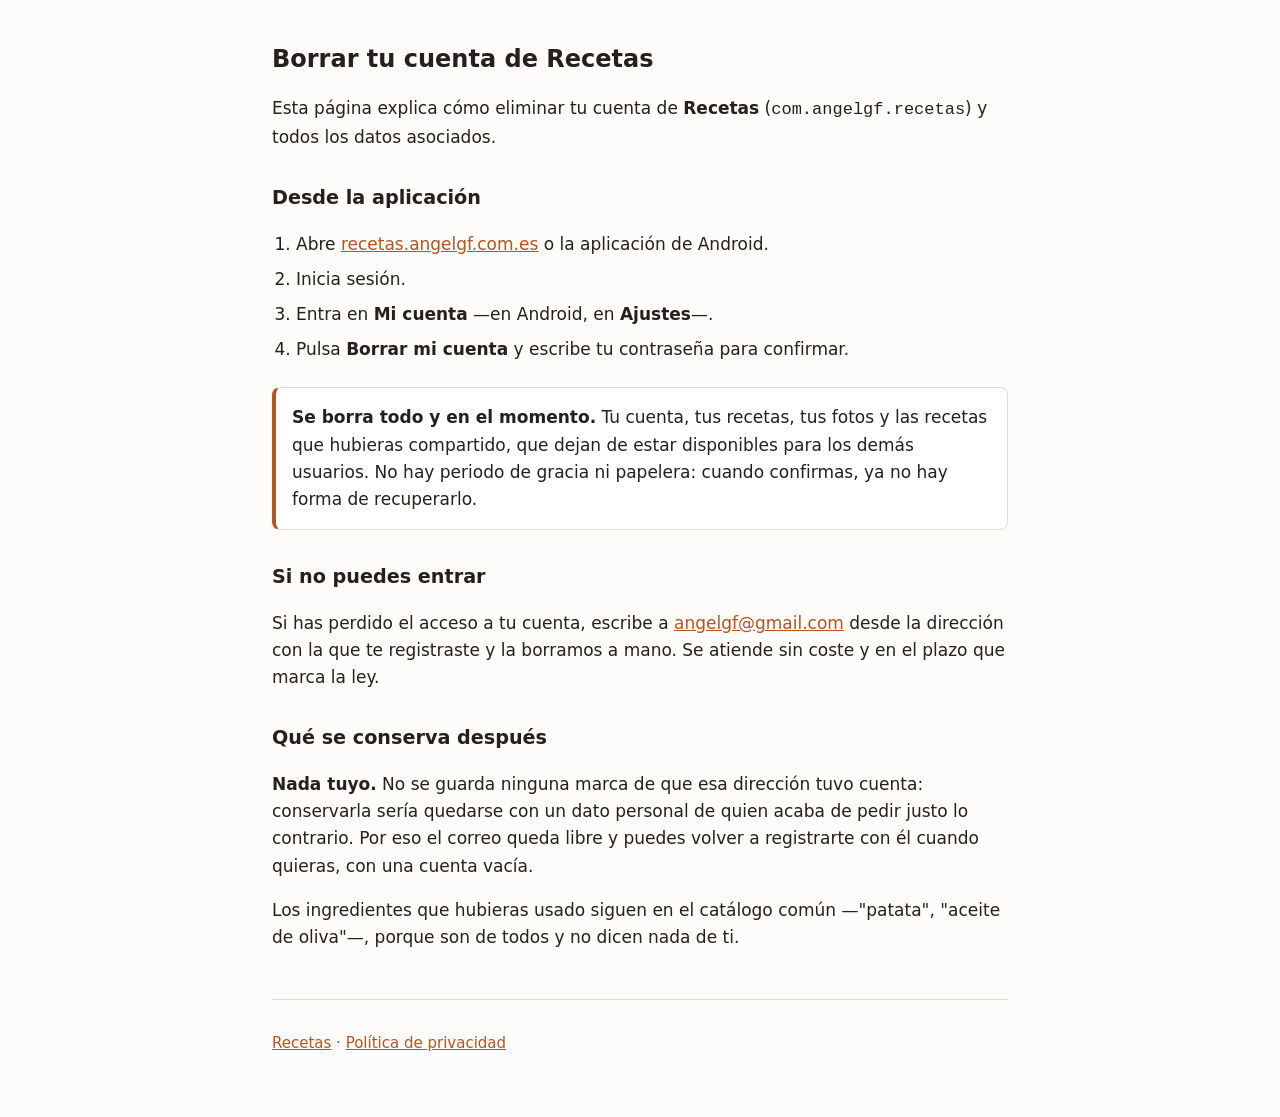
<file: src/Recetas.Web/wwwroot/borrar-cuenta.html>
<!DOCTYPE html>
<html lang="es">

<head>
    <meta charset="utf-8" />
    <meta name="viewport" content="width=device-width, initial-scale=1.0" />
    <title>Borrar tu cuenta · Recetas</title>
    <link rel="icon" type="image/svg+xml" href="favicon.svg" />
    <link rel="stylesheet" href="css/tokens.css" />

    <!--
        Página estática, fuera de la aplicación Blazor.

        Google Play exige una URL donde se pueda pedir el borrado de la cuenta
        SIN instalar la aplicación y SIN iniciar sesión. Si esto viviera dentro
        de la aplicación WebAssembly, un revisor con JavaScript restringido se
        encontraría una página en blanco. Mismo motivo que en privacidad.html.

        Los `email_off` alrededor de la dirección tampoco son decorativos:
        Cloudflare ofusca los correos del HTML y sustituye la dirección por un
        script, con lo que un revisor sin JavaScript se quedaría sin ver a quién
        escribir. Ese marcador excluye el fragmento.
    -->
    <style>
        body {
            max-width: 46rem;
            margin: 0 auto;
            padding: var(--espacio-5) var(--espacio-4) var(--espacio-7);
            font-family: var(--fuente);
            font-size: var(--texto-base);
            line-height: var(--interlineado);
            color: var(--color-texto);
            background-color: var(--color-fondo);
        }

        h1 { font-size: var(--texto-titulo); margin-bottom: var(--espacio-2); }
        h2 { margin-top: var(--espacio-6); font-size: 1.2rem; }

        a { color: var(--color-acento); }

        ol { padding-left: var(--espacio-5); }
        li { margin-bottom: var(--espacio-2); }

        .destacado {
            padding: var(--espacio-4);
            margin: var(--espacio-5) 0;
            background-color: var(--color-superficie);
            border: 1px solid var(--color-borde);
            border-left: 4px solid var(--color-acento);
            border-radius: var(--radio);
        }

        footer {
            margin-top: var(--espacio-7);
            padding-top: var(--espacio-4);
            font-size: var(--texto-pequeno);
            color: var(--color-texto-tenue);
            border-top: 1px solid var(--color-borde);
        }
    </style>
</head>

<body>
    <h1>Borrar tu cuenta de Recetas</h1>

    <p>
        Esta página explica cómo eliminar tu cuenta de <strong>Recetas</strong>
        (<code>com.angelgf.recetas</code>) y todos los datos asociados.
    </p>

    <h2>Desde la aplicación</h2>

    <ol>
        <li>Abre <a href="https://recetas.angelgf.com.es">recetas.angelgf.com.es</a> o la aplicación de Android.</li>
        <li>Inicia sesión.</li>
        <li>Entra en <strong>Mi cuenta</strong> —en Android, en <strong>Ajustes</strong>—.</li>
        <li>Pulsa <strong>Borrar mi cuenta</strong> y escribe tu contraseña para confirmar.</li>
    </ol>

    <div class="destacado">
        <strong>Se borra todo y en el momento.</strong> Tu cuenta, tus recetas, tus fotos
        y las recetas que hubieras compartido, que dejan de estar disponibles para los
        demás usuarios. No hay periodo de gracia ni papelera: cuando confirmas, ya no
        hay forma de recuperarlo.
    </div>

    <h2>Si no puedes entrar</h2>

    <p>
        Si has perdido el acceso a tu cuenta, escribe a
        <!--email_off--><a href="mailto:angelgf@gmail.com">angelgf@gmail.com</a><!--/email_off-->
        desde la dirección con la que te registraste y la borramos a mano. Se atiende
        sin coste y en el plazo que marca la ley.
    </p>

    <h2>Qué se conserva después</h2>

    <p>
        <strong>Nada tuyo.</strong> No se guarda ninguna marca de que esa dirección tuvo
        cuenta: conservarla sería quedarse con un dato personal de quien acaba de pedir
        justo lo contrario. Por eso el correo queda libre y puedes volver a registrarte
        con él cuando quieras, con una cuenta vacía.
    </p>

    <p>
        Los ingredientes que hubieras usado siguen en el catálogo común —"patata",
        "aceite de oliva"—, porque son de todos y no dicen nada de ti.
    </p>

    <footer>
        <p>
            <a href="https://recetas.angelgf.com.es">Recetas</a> ·
            <a href="privacidad.html">Política de privacidad</a>
        </p>
    </footer>
</body>

</html>
</file>
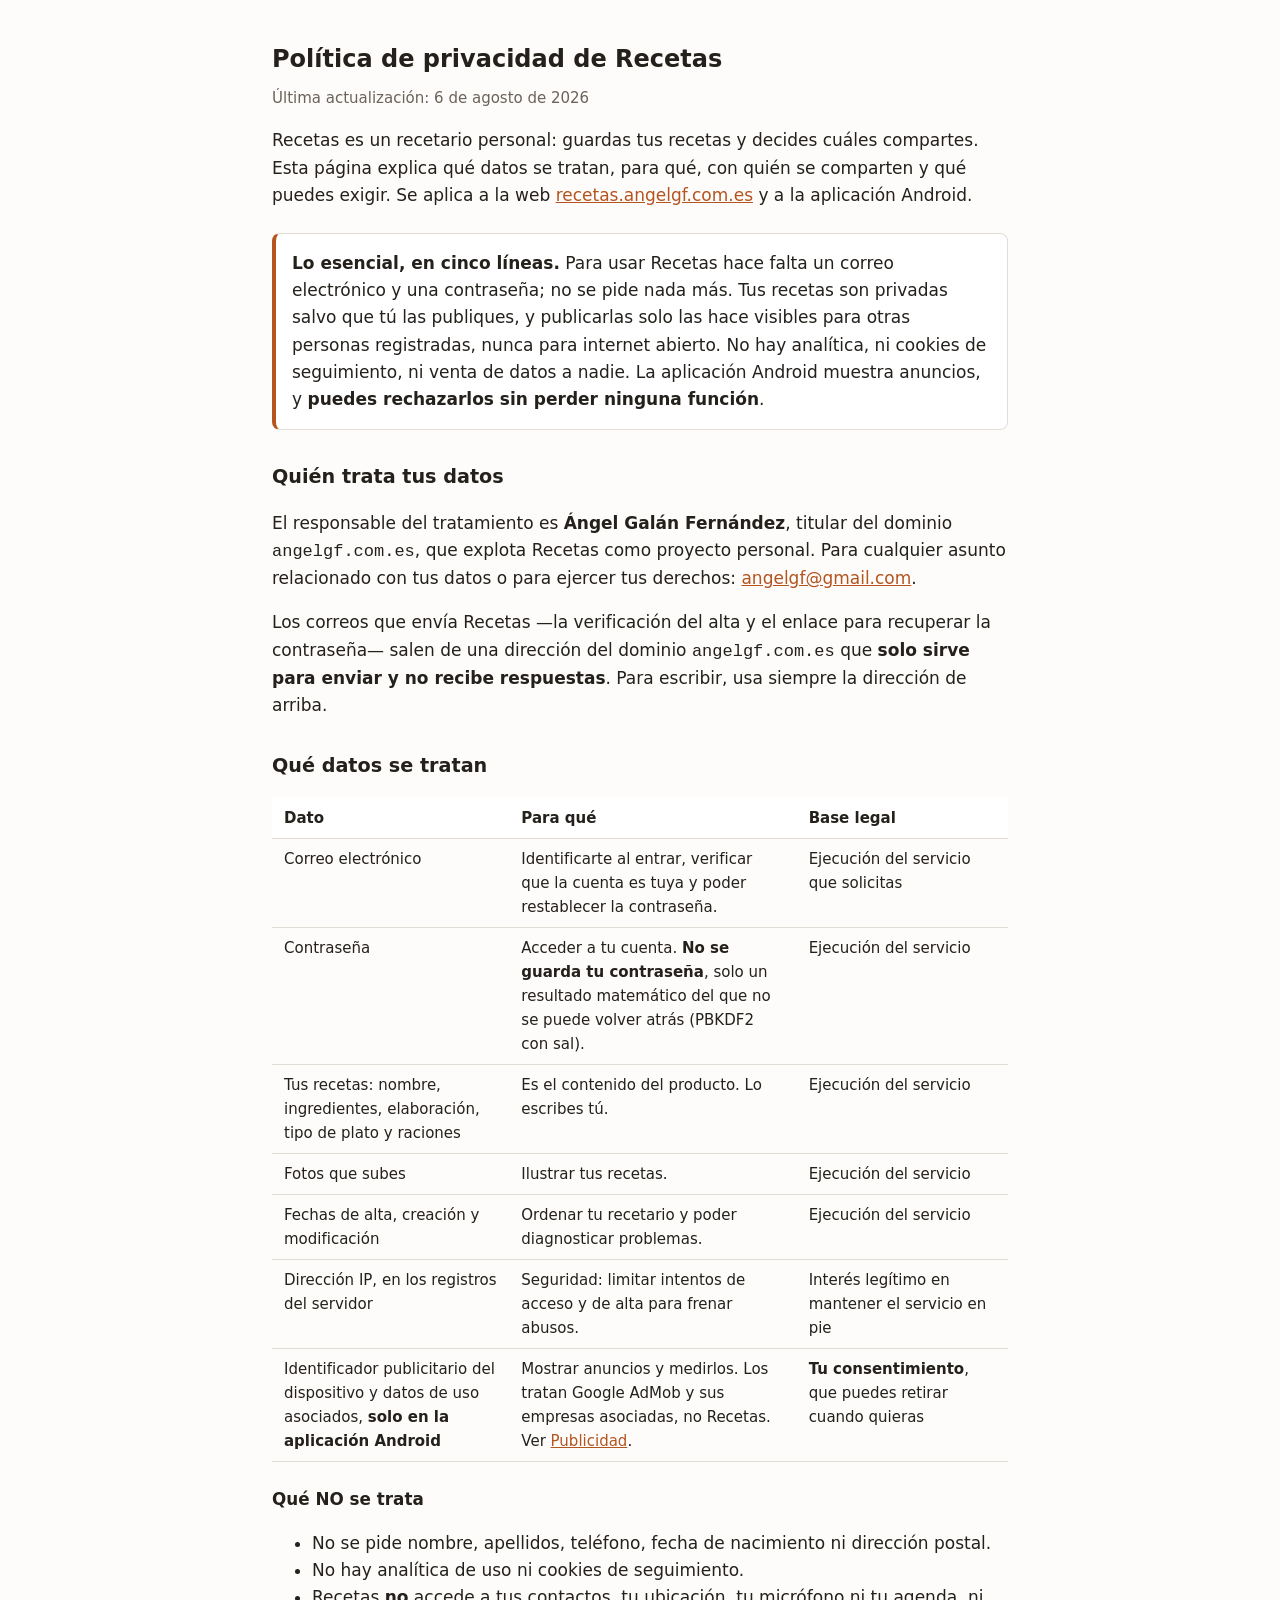
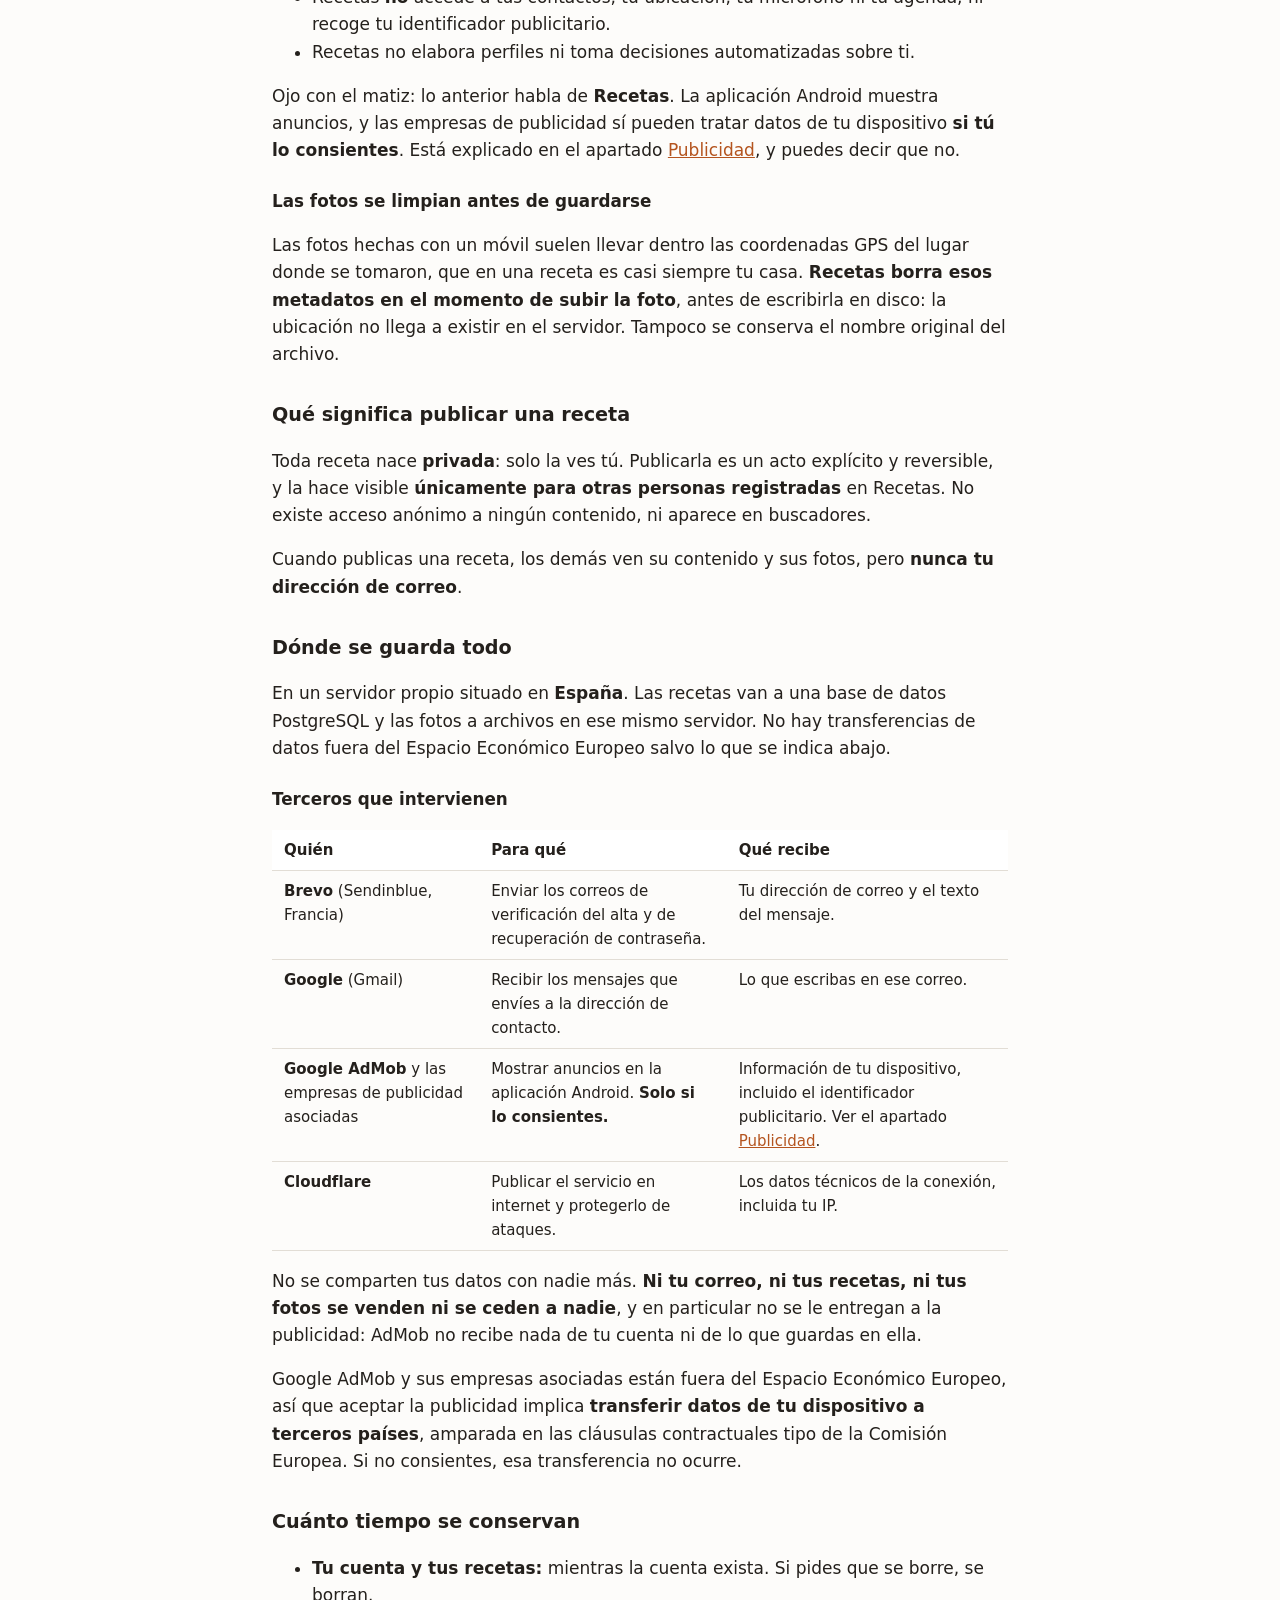
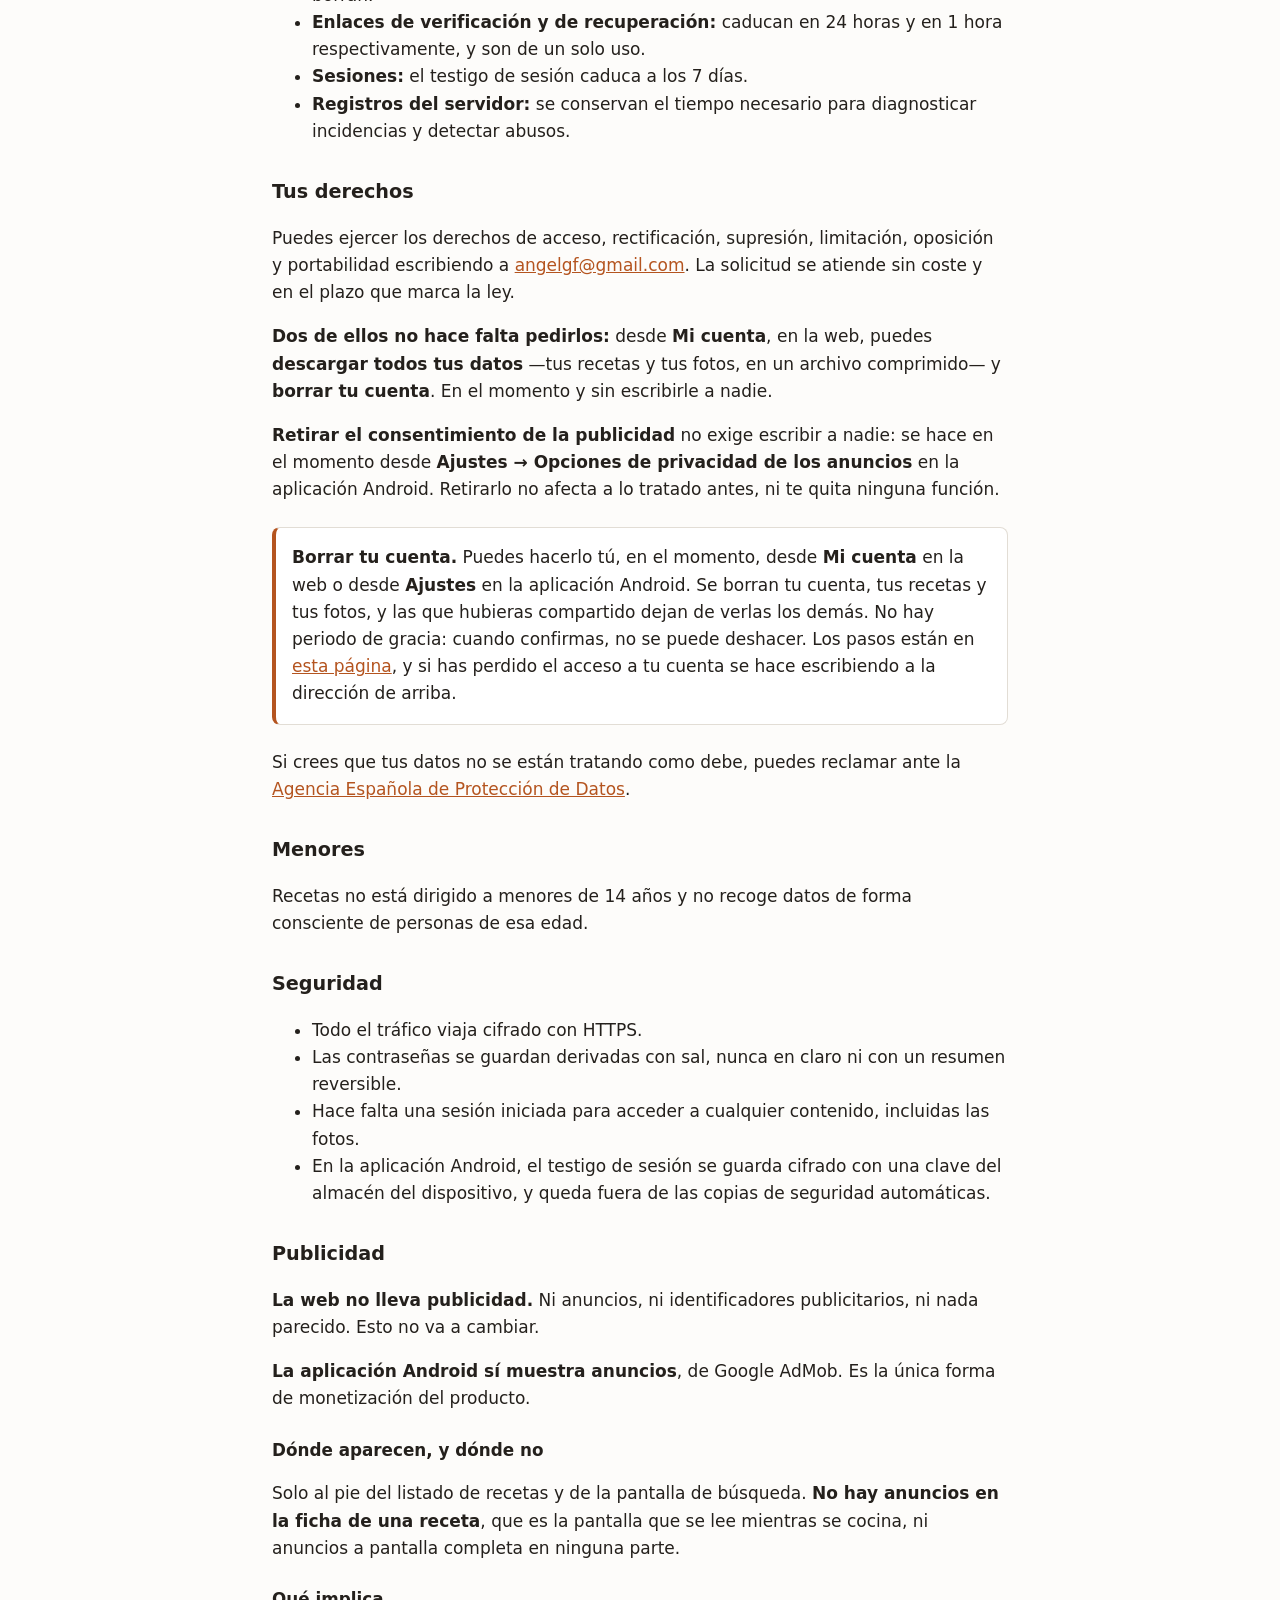
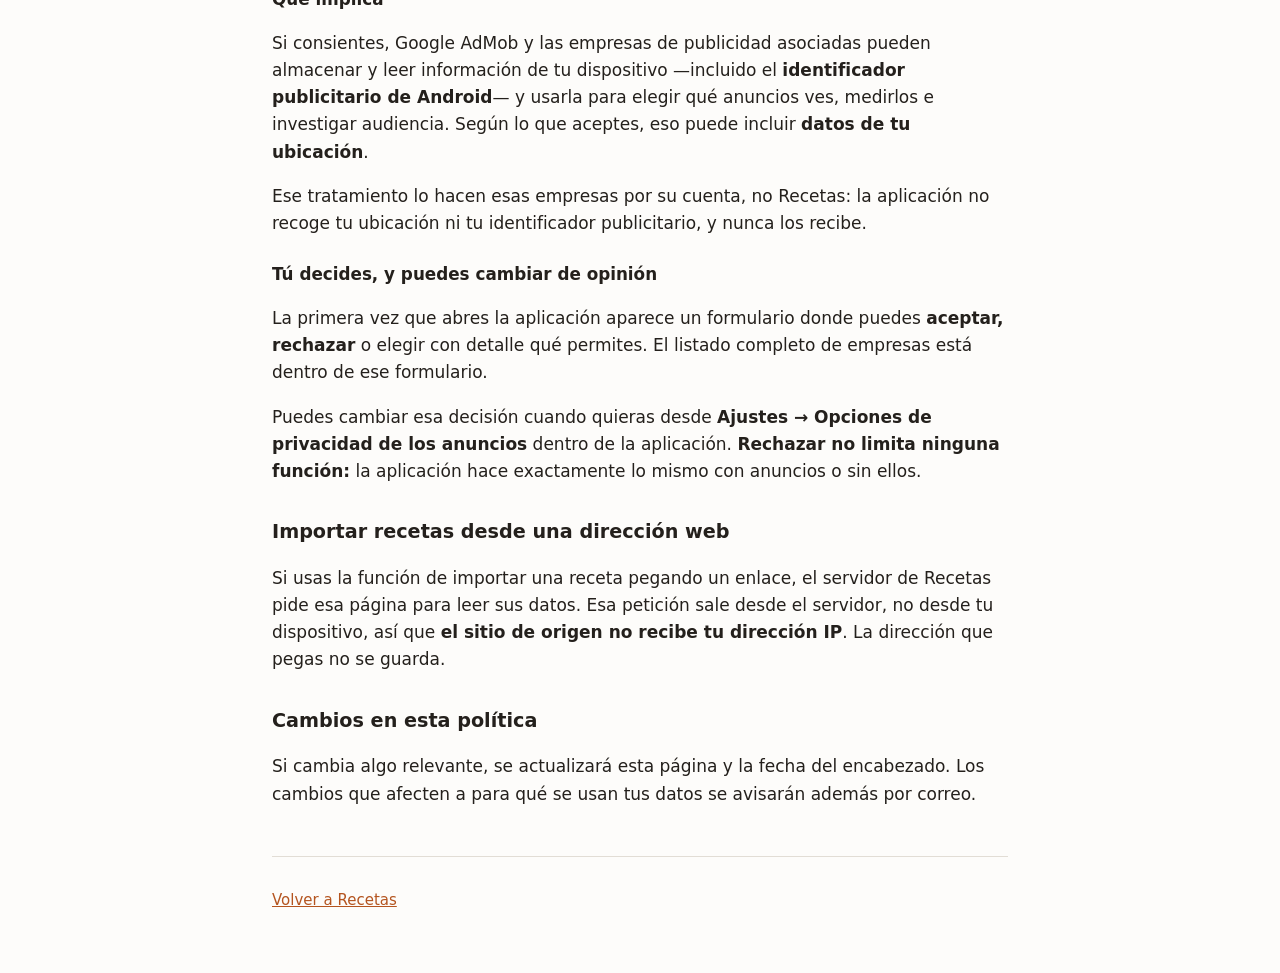
<file: src/Recetas.Web/wwwroot/privacidad.html>
<!DOCTYPE html>
<html lang="es">

<head>
    <meta charset="utf-8" />
    <meta name="viewport" content="width=device-width, initial-scale=1.0" />
    <title>Política de privacidad · Recetas</title>
    <link rel="icon" type="image/svg+xml" href="favicon.svg" />
    <link rel="stylesheet" href="css/tokens.css" />

    <!--
        Los `email_off` que rodean la dirección de contacto NO son decorativos.

        Cloudflare trae activada la ofuscación de correos: detecta cualquier
        dirección en el HTML y la sustituye por "[email protected]" más un script
        que la reconstruye. Para un visitante con JavaScript es transparente, pero
        un revisor de Google Play o un rastreador sin JavaScript se encuentra una
        política de privacidad SIN dirección de contacto, que es justo lo que Play
        exige que tenga.

        `email_off` es el marcador de Cloudflare para excluir un fragmento. Se usa
        aquí en lugar de desactivar la opción en el panel porque esto viaja con el
        código y no depende de que nadie recuerde una casilla.

        Página estática, fuera de la aplicación Blazor.

        Google Play exige que la política de privacidad esté en una URL que se
        abra sin instalar nada y sin iniciar sesión. Si viviera dentro de la
        aplicación WebAssembly, un revisor con JavaScript restringido —o un
        rastreador— se encontraría una página en blanco. Así es HTML servido tal
        cual por nginx.

        Los estilos van en línea salvo los tokens: es una página suelta y no
        merece arrastrar la hoja entera de la aplicación.
    -->
    <style>
        body {
            max-width: 46rem;
            margin: 0 auto;
            padding: var(--espacio-5) var(--espacio-4) var(--espacio-7);
            font-family: var(--fuente);
            font-size: var(--texto-base);
            line-height: var(--interlineado);
            color: var(--color-texto);
            background-color: var(--color-fondo);
        }

        h1 { font-size: var(--texto-titulo); margin-bottom: var(--espacio-2); }
        h2 { margin-top: var(--espacio-6); font-size: 1.2rem; }
        h3 { margin-top: var(--espacio-5); font-size: 1.05rem; }

        a { color: var(--color-acento); }

        .fecha {
            margin-top: 0;
            font-size: var(--texto-pequeno);
            color: var(--color-texto-tenue);
        }

        table {
            width: 100%;
            margin: var(--espacio-4) 0;
            border-collapse: collapse;
            font-size: var(--texto-pequeno);
        }

        th, td {
            padding: var(--espacio-2) var(--espacio-3);
            text-align: left;
            vertical-align: top;
            border-bottom: 1px solid var(--color-borde);
        }

        th { background-color: var(--color-superficie); }

        .destacado {
            padding: var(--espacio-4);
            margin: var(--espacio-5) 0;
            background-color: var(--color-superficie);
            border: 1px solid var(--color-borde);
            border-left: 4px solid var(--color-acento);
            border-radius: var(--radio);
        }

        footer {
            margin-top: var(--espacio-7);
            padding-top: var(--espacio-4);
            font-size: var(--texto-pequeno);
            color: var(--color-texto-tenue);
            border-top: 1px solid var(--color-borde);
        }
    </style>
</head>

<body>
    <h1>Política de privacidad de Recetas</h1>
    <p class="fecha">Última actualización: 6 de agosto de 2026</p>

    <p>
        Recetas es un recetario personal: guardas tus recetas y decides cuáles compartes.
        Esta página explica qué datos se tratan, para qué, con quién se comparten y qué
        puedes exigir. Se aplica a la web <a href="https://recetas.angelgf.com.es">recetas.angelgf.com.es</a>
        y a la aplicación Android.
    </p>

    <div class="destacado">
        <strong>Lo esencial, en cinco líneas.</strong> Para usar Recetas hace falta un correo
        electrónico y una contraseña; no se pide nada más. Tus recetas son privadas salvo que
        tú las publiques, y publicarlas solo las hace visibles para otras personas registradas,
        nunca para internet abierto. No hay analítica, ni cookies de seguimiento, ni venta de
        datos a nadie. La aplicación Android muestra anuncios, y <strong>puedes rechazarlos sin
        perder ninguna función</strong>.
    </div>

    <h2>Quién trata tus datos</h2>

    <p>
        El responsable del tratamiento es <strong>Ángel Galán Fernández</strong>, titular del
        dominio <code>angelgf.com.es</code>, que explota Recetas como proyecto personal. Para
        cualquier asunto relacionado con tus datos o para ejercer tus derechos:
        <!--email_off--><a href="mailto:angelgf@gmail.com">angelgf@gmail.com</a><!--/email_off-->.
    </p>

    <p>
        Los correos que envía Recetas —la verificación del alta y el enlace para recuperar la
        contraseña— salen de una dirección del dominio <code>angelgf.com.es</code> que
        <strong>solo sirve para enviar y no recibe respuestas</strong>. Para escribir, usa
        siempre la dirección de arriba.
    </p>

    <h2>Qué datos se tratan</h2>

    <table>
        <thead>
            <tr>
                <th>Dato</th>
                <th>Para qué</th>
                <th>Base legal</th>
            </tr>
        </thead>
        <tbody>
            <tr>
                <td>Correo electrónico</td>
                <td>Identificarte al entrar, verificar que la cuenta es tuya y poder restablecer la contraseña.</td>
                <td>Ejecución del servicio que solicitas</td>
            </tr>
            <tr>
                <td>Contraseña</td>
                <td>Acceder a tu cuenta. <strong>No se guarda tu contraseña</strong>, solo un resultado matemático del que no se puede volver atrás (PBKDF2 con sal).</td>
                <td>Ejecución del servicio</td>
            </tr>
            <tr>
                <td>Tus recetas: nombre, ingredientes, elaboración, tipo de plato y raciones</td>
                <td>Es el contenido del producto. Lo escribes tú.</td>
                <td>Ejecución del servicio</td>
            </tr>
            <tr>
                <td>Fotos que subes</td>
                <td>Ilustrar tus recetas.</td>
                <td>Ejecución del servicio</td>
            </tr>
            <tr>
                <td>Fechas de alta, creación y modificación</td>
                <td>Ordenar tu recetario y poder diagnosticar problemas.</td>
                <td>Ejecución del servicio</td>
            </tr>
            <tr>
                <td>Dirección IP, en los registros del servidor</td>
                <td>Seguridad: limitar intentos de acceso y de alta para frenar abusos.</td>
                <td>Interés legítimo en mantener el servicio en pie</td>
            </tr>
            <tr>
                <td>Identificador publicitario del dispositivo y datos de uso asociados, <strong>solo en la aplicación Android</strong></td>
                <td>Mostrar anuncios y medirlos. Los tratan Google AdMob y sus empresas asociadas, no Recetas. Ver <a href="#publicidad">Publicidad</a>.</td>
                <td><strong>Tu consentimiento</strong>, que puedes retirar cuando quieras</td>
            </tr>
        </tbody>
    </table>

    <h3>Qué NO se trata</h3>

    <ul>
        <li>No se pide nombre, apellidos, teléfono, fecha de nacimiento ni dirección postal.</li>
        <li>No hay analítica de uso ni cookies de seguimiento.</li>
        <li>Recetas <strong>no</strong> accede a tus contactos, tu ubicación, tu micrófono ni tu agenda,
            ni recoge tu identificador publicitario.</li>
        <li>Recetas no elabora perfiles ni toma decisiones automatizadas sobre ti.</li>
    </ul>

    <p>
        Ojo con el matiz: lo anterior habla de <strong>Recetas</strong>. La aplicación Android
        muestra anuncios, y las empresas de publicidad sí pueden tratar datos de tu dispositivo
        <strong>si tú lo consientes</strong>. Está explicado en el apartado
        <a href="#publicidad">Publicidad</a>, y puedes decir que no.
    </p>

    <h3>Las fotos se limpian antes de guardarse</h3>

    <p>
        Las fotos hechas con un móvil suelen llevar dentro las coordenadas GPS del lugar donde
        se tomaron, que en una receta es casi siempre tu casa. <strong>Recetas borra esos
        metadatos en el momento de subir la foto</strong>, antes de escribirla en disco: la
        ubicación no llega a existir en el servidor. Tampoco se conserva el nombre original del
        archivo.
    </p>

    <h2>Qué significa publicar una receta</h2>

    <p>
        Toda receta nace <strong>privada</strong>: solo la ves tú. Publicarla es un acto
        explícito y reversible, y la hace visible <strong>únicamente para otras personas
        registradas</strong> en Recetas. No existe acceso anónimo a ningún contenido, ni
        aparece en buscadores.
    </p>

    <p>
        Cuando publicas una receta, los demás ven su contenido y sus fotos, pero
        <strong>nunca tu dirección de correo</strong>.
    </p>

    <h2>Dónde se guarda todo</h2>

    <p>
        En un servidor propio situado en <strong>España</strong>. Las recetas van a una base de
        datos PostgreSQL y las fotos a archivos en ese mismo servidor. No hay transferencias de
        datos fuera del Espacio Económico Europeo salvo lo que se indica abajo.
    </p>

    <h3>Terceros que intervienen</h3>

    <table>
        <thead>
            <tr>
                <th>Quién</th>
                <th>Para qué</th>
                <th>Qué recibe</th>
            </tr>
        </thead>
        <tbody>
            <tr>
                <td><strong>Brevo</strong> (Sendinblue, Francia)</td>
                <td>Enviar los correos de verificación del alta y de recuperación de contraseña.</td>
                <td>Tu dirección de correo y el texto del mensaje.</td>
            </tr>
            <tr>
                <td><strong>Google</strong> (Gmail)</td>
                <td>Recibir los mensajes que envíes a la dirección de contacto.</td>
                <td>Lo que escribas en ese correo.</td>
            </tr>
            <tr>
                <td><strong>Google AdMob</strong> y las empresas de publicidad asociadas</td>
                <td>Mostrar anuncios en la aplicación Android. <strong>Solo si lo consientes.</strong></td>
                <td>Información de tu dispositivo, incluido el identificador publicitario. Ver el apartado <a href="#publicidad">Publicidad</a>.</td>
            </tr>
            <tr>
                <td><strong>Cloudflare</strong></td>
                <td>Publicar el servicio en internet y protegerlo de ataques.</td>
                <td>Los datos técnicos de la conexión, incluida tu IP.</td>
            </tr>
        </tbody>
    </table>

    <p>
        No se comparten tus datos con nadie más. <strong>Ni tu correo, ni tus recetas, ni tus
        fotos se venden ni se ceden a nadie</strong>, y en particular no se le entregan a la
        publicidad: AdMob no recibe nada de tu cuenta ni de lo que guardas en ella.
    </p>

    <p>
        Google AdMob y sus empresas asociadas están fuera del Espacio Económico Europeo, así que
        aceptar la publicidad implica <strong>transferir datos de tu dispositivo a terceros
        países</strong>, amparada en las cláusulas contractuales tipo de la Comisión Europea. Si
        no consientes, esa transferencia no ocurre.
    </p>

    <h2>Cuánto tiempo se conservan</h2>

    <ul>
        <li><strong>Tu cuenta y tus recetas:</strong> mientras la cuenta exista. Si pides que se borre, se borran.</li>
        <li><strong>Enlaces de verificación y de recuperación:</strong> caducan en 24 horas y en 1 hora respectivamente, y son de un solo uso.</li>
        <li><strong>Sesiones:</strong> el testigo de sesión caduca a los 7 días.</li>
        <li><strong>Registros del servidor:</strong> se conservan el tiempo necesario para diagnosticar incidencias y detectar abusos.</li>
    </ul>

    <h2>Tus derechos</h2>

    <p>
        Puedes ejercer los derechos de acceso, rectificación, supresión, limitación, oposición y
        portabilidad escribiendo a
        <!--email_off--><a href="mailto:angelgf@gmail.com">angelgf@gmail.com</a><!--/email_off-->. La solicitud se
        atiende sin coste y en el plazo que marca la ley.
    </p>

    <p>
        <strong>Dos de ellos no hace falta pedirlos:</strong> desde <strong>Mi cuenta</strong>,
        en la web, puedes <strong>descargar todos tus datos</strong> —tus recetas y tus fotos,
        en un archivo comprimido— y <strong>borrar tu cuenta</strong>. En el momento y sin
        escribirle a nadie.
    </p>

    <p>
        <strong>Retirar el consentimiento de la publicidad</strong> no exige escribir a nadie: se
        hace en el momento desde <strong>Ajustes → Opciones de privacidad de los anuncios</strong>
        en la aplicación Android. Retirarlo no afecta a lo tratado antes, ni te quita ninguna
        función.
    </p>

    <div class="destacado">
        <strong>Borrar tu cuenta.</strong> Puedes hacerlo tú, en el momento, desde
        <strong>Mi cuenta</strong> en la web o desde <strong>Ajustes</strong> en la aplicación
        Android. Se borran tu cuenta, tus recetas y tus fotos, y las que hubieras compartido
        dejan de verlas los demás. No hay periodo de gracia: cuando confirmas, no se puede
        deshacer. Los pasos están en <a href="borrar-cuenta.html">esta página</a>, y si has
        perdido el acceso a tu cuenta se hace escribiendo a la dirección de arriba.
    </div>

    <p>
        Si crees que tus datos no se están tratando como debe, puedes reclamar ante la
        <a href="https://www.aepd.es">Agencia Española de Protección de Datos</a>.
    </p>

    <h2>Menores</h2>

    <p>
        Recetas no está dirigido a menores de 14 años y no recoge datos de forma consciente de
        personas de esa edad.
    </p>

    <h2>Seguridad</h2>

    <ul>
        <li>Todo el tráfico viaja cifrado con HTTPS.</li>
        <li>Las contraseñas se guardan derivadas con sal, nunca en claro ni con un resumen reversible.</li>
        <li>Hace falta una sesión iniciada para acceder a cualquier contenido, incluidas las fotos.</li>
        <li>En la aplicación Android, el testigo de sesión se guarda cifrado con una clave del almacén del dispositivo, y queda fuera de las copias de seguridad automáticas.</li>
    </ul>

    <h2 id="publicidad">Publicidad</h2>

    <p>
        <strong>La web no lleva publicidad.</strong> Ni anuncios, ni identificadores
        publicitarios, ni nada parecido. Esto no va a cambiar.
    </p>

    <p>
        <strong>La aplicación Android sí muestra anuncios</strong>, de Google AdMob. Es la única
        forma de monetización del producto.
    </p>

    <h3>Dónde aparecen, y dónde no</h3>

    <p>
        Solo al pie del listado de recetas y de la pantalla de búsqueda. <strong>No hay anuncios
        en la ficha de una receta</strong>, que es la pantalla que se lee mientras se cocina, ni
        anuncios a pantalla completa en ninguna parte.
    </p>

    <h3>Qué implica</h3>

    <p>
        Si consientes, Google AdMob y las empresas de publicidad asociadas pueden almacenar y
        leer información de tu dispositivo —incluido el <strong>identificador publicitario de
        Android</strong>— y usarla para elegir qué anuncios ves, medirlos e investigar audiencia.
        Según lo que aceptes, eso puede incluir <strong>datos de tu ubicación</strong>.
    </p>

    <p>
        Ese tratamiento lo hacen esas empresas por su cuenta, no Recetas: la aplicación no
        recoge tu ubicación ni tu identificador publicitario, y nunca los recibe.
    </p>

    <h3>Tú decides, y puedes cambiar de opinión</h3>

    <p>
        La primera vez que abres la aplicación aparece un formulario donde puedes
        <strong>aceptar, rechazar</strong> o elegir con detalle qué permites. El listado completo
        de empresas está dentro de ese formulario.
    </p>

    <p>
        Puedes cambiar esa decisión cuando quieras desde
        <strong>Ajustes → Opciones de privacidad de los anuncios</strong> dentro de la
        aplicación. <strong>Rechazar no limita ninguna función:</strong> la aplicación hace
        exactamente lo mismo con anuncios o sin ellos.
    </p>

    <h2>Importar recetas desde una dirección web</h2>

    <p>
        Si usas la función de importar una receta pegando un enlace, el servidor de Recetas pide
        esa página para leer sus datos. Esa petición sale desde el servidor, no desde tu
        dispositivo, así que <strong>el sitio de origen no recibe tu dirección IP</strong>. La
        dirección que pegas no se guarda.
    </p>

    <h2>Cambios en esta política</h2>

    <p>
        Si cambia algo relevante, se actualizará esta página y la fecha del encabezado. Los
        cambios que afecten a para qué se usan tus datos se avisarán además por correo.
    </p>

    <footer>
        <p>
            <a href="https://recetas.angelgf.com.es">Volver a Recetas</a>
        </p>
    </footer>
</body>

</html>
</file>
<file: src/Recetas.Web/wwwroot/css/tokens.css>
/*
 * Tokens de diseño. Único sitio donde se declaran colores, tipografías y espaciados:
 * ningún componente escribe un valor a pelo. Si hace falta uno nuevo, se añade aquí.
 */
:root {
    /* Color. Paleta cálida y sobria: la foto de la receta es la protagonista,
       la interfaz no compite con ella. */
    --color-fondo: #fdfcfa;
    --color-superficie: #ffffff;
    --color-borde: #e2ddd5;
    --color-texto: #24201c;
    --color-texto-tenue: #6b625a;
    --color-acento: #b4541f;
    --color-acento-oscuro: #8c3f16;
    --color-error: #9b2226;
    --color-error-fondo: #fdf0f0;
    --color-exito: #2d6a4f;
    --color-exito-fondo: #eef6f1;

    /* Tipografía. Pila del sistema: cero descarga de fuentes, que en WebAssembly
       ya se paga bastante en el arranque. */
    --fuente: ui-sans-serif, system-ui, -apple-system, "Segoe UI", Roboto, "Helvetica Neue", Arial, sans-serif;

    /* Cuerpo generoso: se lee a distancia de brazo, con el móvil en la encimera. */
    --texto-base: 1.0625rem;
    --texto-pequeno: 0.9375rem;
    --texto-titulo: 1.5rem;
    --interlineado: 1.6;

    /* Espaciado en escala, para que los márgenes no se elijan al azar. */
    --espacio-1: 0.25rem;
    --espacio-2: 0.5rem;
    --espacio-3: 0.75rem;
    --espacio-4: 1rem;
    --espacio-5: 1.5rem;
    --espacio-6: 2rem;
    --espacio-7: 3rem;

    --radio: 0.5rem;
    --radio-pequeno: 0.375rem;

    --sombra: 0 1px 2px rgb(36 32 28 / 6%), 0 4px 12px rgb(36 32 28 / 6%);

    /* Área táctil mínima cómoda con las manos ocupadas. */
    --altura-tactil: 3rem;

    /*
     * Dos anchuras, no una.
     *
     * La estrecha se fijó en la feature 002, cuando las únicas pantallas eran
     * formularios de alta e inicio de sesión: ahí una columna corta se lee mejor
     * y evita campos de texto absurdamente largos.
     *
     * Con el recetario, la ficha y la tabla de ingredientes esa misma anchura se
     * quedó corta y en pantalla grande parecía la versión de móvil estirada. El
     * contenido general usa ahora la ancha; las pantallas de cuenta siguen con la
     * estrecha mediante `.pagina-estrecha`.
     */
    --ancho-contenido: 46rem;
    --ancho-formulario: 26rem;
}
</file>
